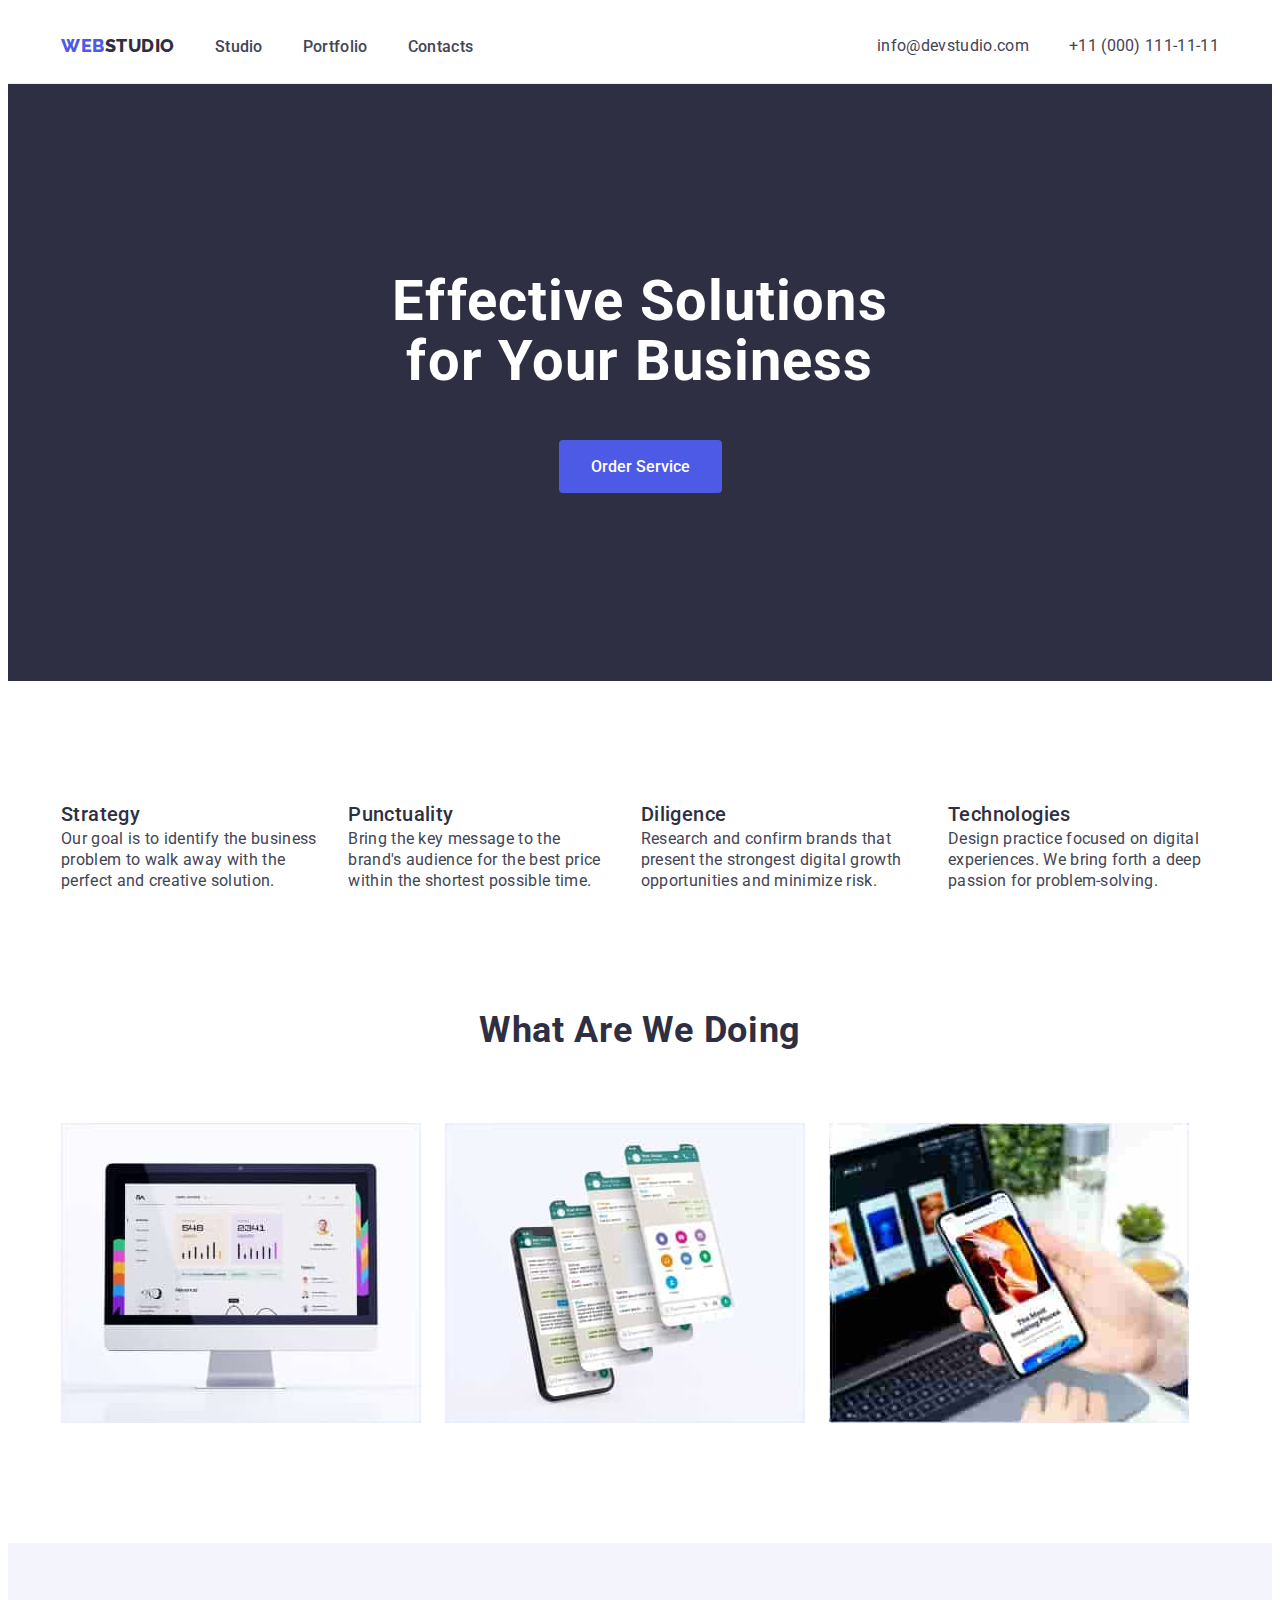
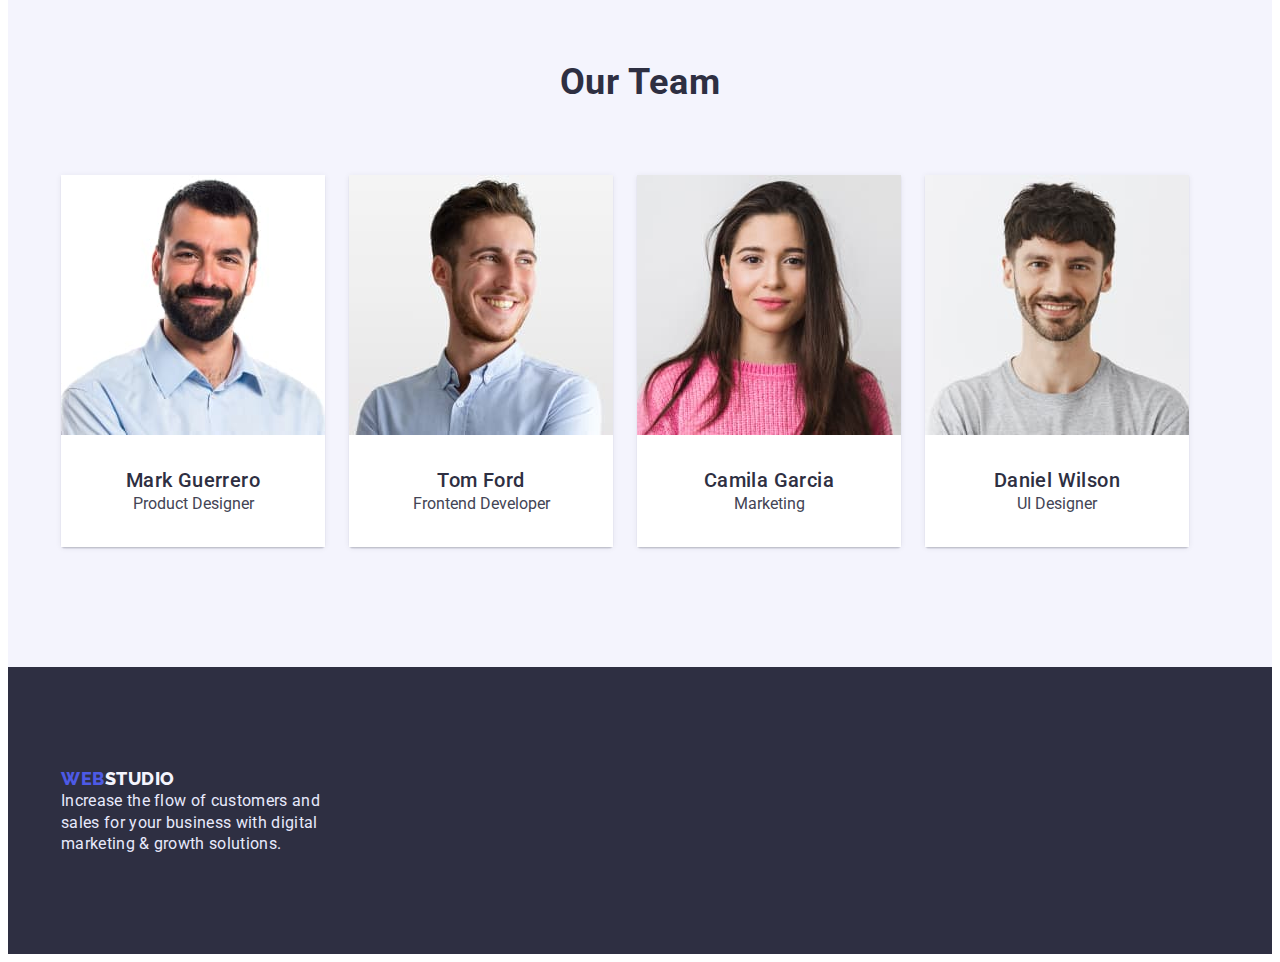
<file: index.html>
<!DOCTYPE html>
<html lang="en">
  <head>
    <meta charset="UTF-8" />
    <meta http-equiv="X-UA-Compatible" content="IE=edge" />
    <meta name="viewport" content="width=device-width, initial-scale=1.0" />
    <title>WebStudio</title>
    <link
      rel="stylesheet"
      href="https://cdnjs.cloudflare.com/ajax/libs/modern-normalize/1.1.0/modern-normalize.min.css"
      integrity="sha512-wpPYUAdjBVSE4KJnH1VR1HeZfpl1ub8YT/NKx4PuQ5NmX2tKuGu6U/JRp5y+Y8XG2tV+wKQpNHVUX03MfMFn9Q=="
      crossorigin="anonymous"
      referrerpolicy="no-referrer"
    />
    <link rel="stylesheet" href="./css/styles.css" />
    <link rel="preconnect" href="https://fonts.googleapis.com" />
    <link rel="preconnect" href="https://fonts.gstatic.com" crossorigin />
    <link
      href="https://fonts.googleapis.com/css2?family=Roboto:wght@400;500;700;900&display=swap"
      rel="stylesheet"
    />
    <link rel="preconnect" href="https://fonts.googleapis.com" />
    <link rel="preconnect" href="https://fonts.gstatic.com" crossorigin />
    <link
      href="https://fonts.googleapis.com/css2?family=Raleway:wght@800&family=Roboto:wght@400;500;700;900&display=swap"
      rel="stylesheet"
    />
  </head>
  <body>
    <header>
      <div class="conteanir">
        <nav class="site-nav">
          <a href="./index.html" class="logo primary link">
            <span class="logo-style">WEB</span>STUDIO</a
          >
          <ul class="site-nav-link list-markers">
            <li><a href="studio.html" class="list-text">Studio</a></li>
            <li><a href="portfolio.html" class="list-text">Portfolio</a></li>
            <li><a href="portfolio.html" class="list-text">Contacts</a></li>
          </ul>
        </nav>
        <address class="address">
          <ul class="auth-nav-link list-markers">
            <li>
              <a href="mailto:info@devstudio.com" class="text-link"
                >info@devstudio.com</a
              >
            </li>
            <li>
              <a href="tel:+110001111111" class="text-link"
                >+11 (000) 111-11-11</a
              >
            </li>
          </ul>
        </address>
      </div>
    </header>
    <main>
      <!-- Section 1 -->
      <section class="section-one list-markers">
        <div class="conteanir">
          <h1 class="list-title-one">Effective Solutions for Your Business</h1>
          <button type="button" class="button-one">Order Service</button>
        </div>
      </section>
      <!-- Sektion 2 -->
      <section class="section-two">
        <div class="conteanir">
          <ul class="list-markers list-professions">
            <li>
              <h3 class="list-title-studio">Strategy</h3>
              <p class="list-text-studio">
                Our goal is to identify the business problem to walk away with
                the perfect and creative solution.
              </p>
            </li>
            <li>
              <h3 class="list-title-studio">Punctuality</h3>
              <p class="list-text-studio">
                Bring the key message to the brand's audience for the best price
                within the shortest possible time.
              </p>
            </li>
            <li>
              <h3 class="list-title-studio">Diligence</h3>
              <p class="list-text-studio">
                Research and confirm brands that present the strongest digital
                growth opportunities and minimize risk.
              </p>
            </li>
            <li>
              <h3 class="list-title-studio">Technologies</h3>
              <p class="list-text-studio">
                Design practice focused on digital experiences. We bring forth a
                deep passion for problem-solving.
              </p>
            </li>
          </ul>
        </div>
      </section>
      <!-- Sektion 3 -->
      <section class="section-three">
        <div class="conteanir">
          <h2 class="title-What">What are we doing</h2>
          <ul class="list-markers photo-one">
            <li>
              <img src="./images/img-11.jpg" alt="Rectengle-one" width="360" />
            </li>
            <li class="Rectengle-two">
              <img src="./images/img-21.jpg" alt="Rectengle-two" width="360" />
            </li>
            <li class="Rectengle-three">
              <img
                src="./images/img-31.jpg"
                alt="Rectengle-three"
                width="360"
              />
            </li>
          </ul>
        </div>
      </section>
      <!-- Sektion 4 -->
      <section class="section-four">
        <div class="conteanir">
          <h2 class="title-Our">Our Team</h2>
          <ul class="list-markers section-img">
            <li class="professions">
              <img src="./images/img-1.jpg" alt="Man" width="264" />
              <div>
                <h3 class="list-title-our-team">Mark Guerrero</h3>
                <p class="list-text-our-team">Product Designer</p>
              </div>
            </li>
            <li class="professions">
              <img src="./images/img-2.jpg" alt="Man" width="264" />
              <div>
                <h3 class="list-title-our-team">Tom Ford</h3>
                <p class="list-text-our-team">Frontend Developer</p>
              </div>
            </li>
            <li class="professions">
              <img src="./images/img-3.jpg" alt="Woman" width="264" />
              <div>
                <h3 class="list-title-our-team">Camila Garcia</h3>
                <p class="list-text-our-team">Marketing</p>
              </div>
            </li>
            <li class="professions">
              <img src="./images/img-4.jpg" alt="Man" width="264" />
              <div>
                <h3 class="list-title-our-team">Daniel Wilson</h3>
                <p class="list-text-our-team">UI Designer</p>
              </div>
            </li>
          </ul>
        </div>
      </section>
    </main>
    <footer class="footer">
      <div class="conteanir">
        <a href="./index.html" class="logo secondary link">
          <span class="logo-primary-link">WEB</span>STUDIO</a
        >
        <p class="text-footer">
          Increase the flow of customers and sales for your business with
          digital marketing & growth solutions.
        </p>
      </div>
    </footer>
  </body>
</html>
</file>
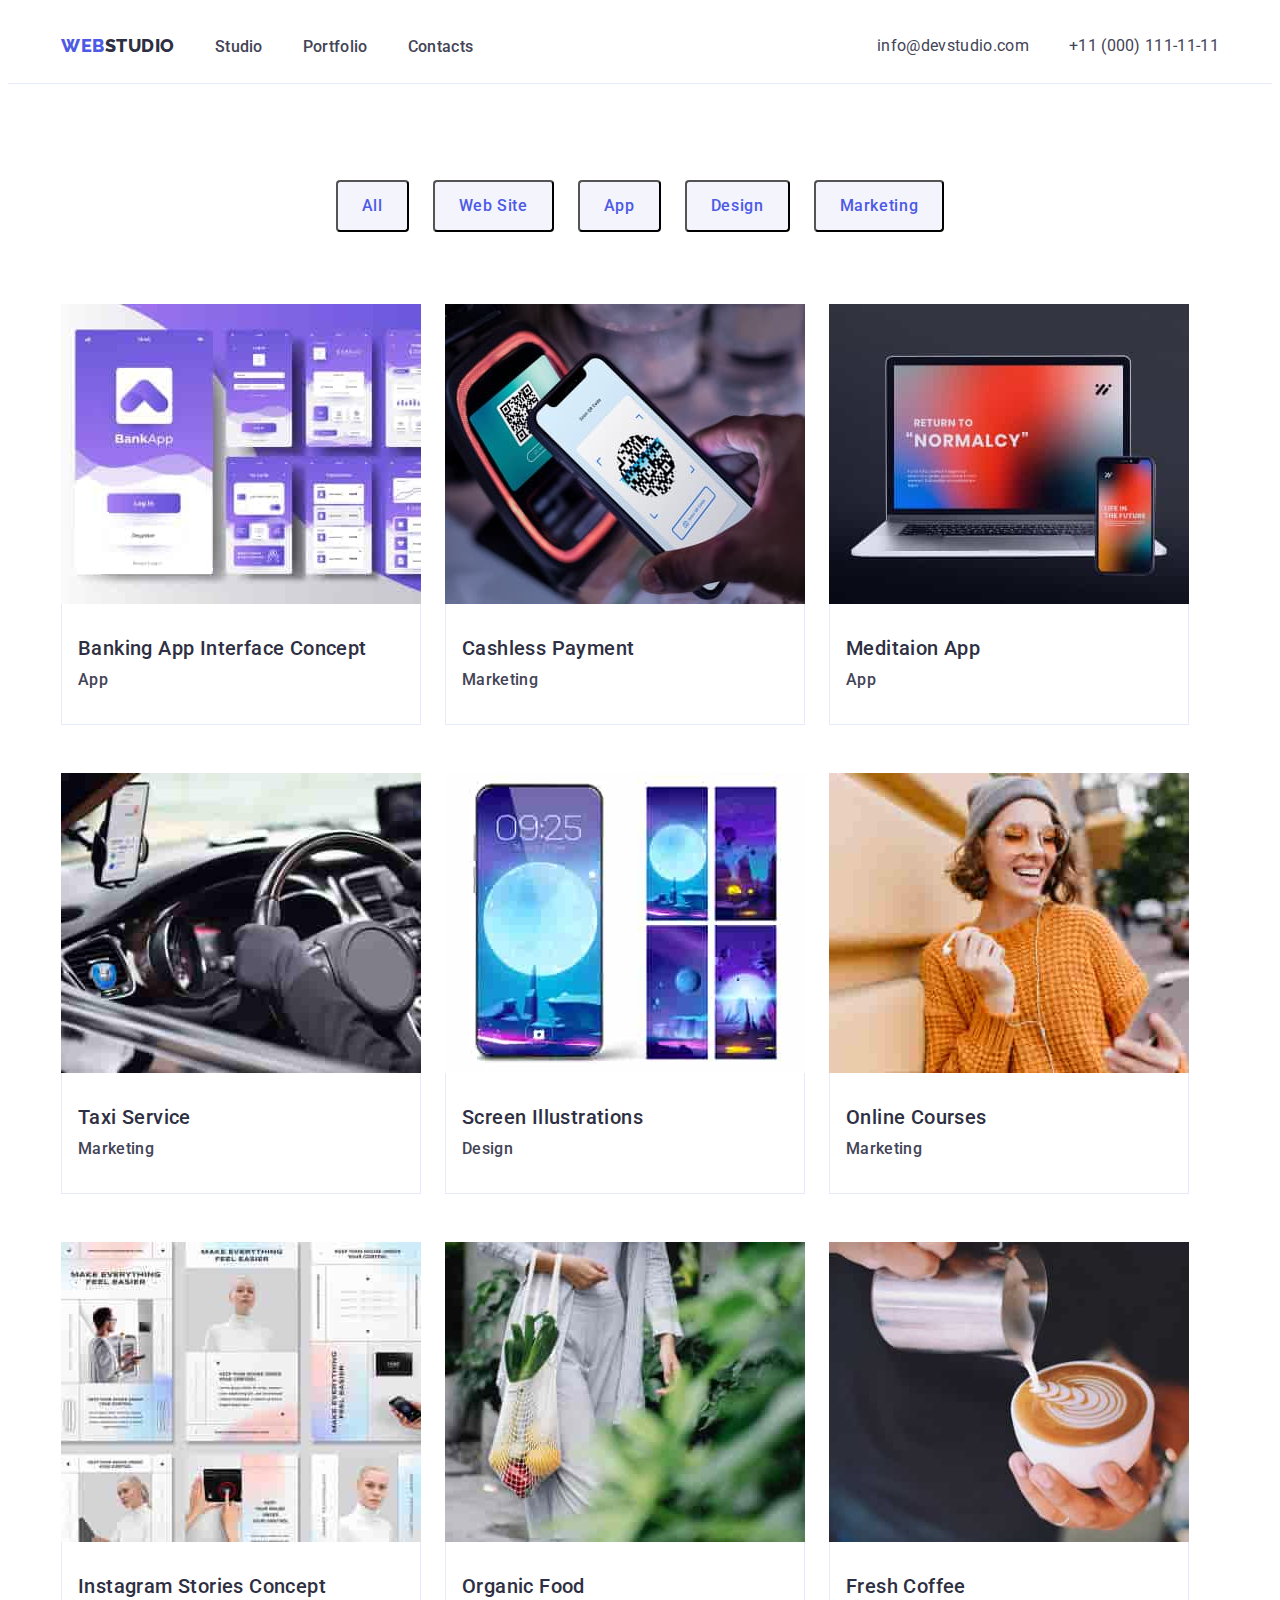
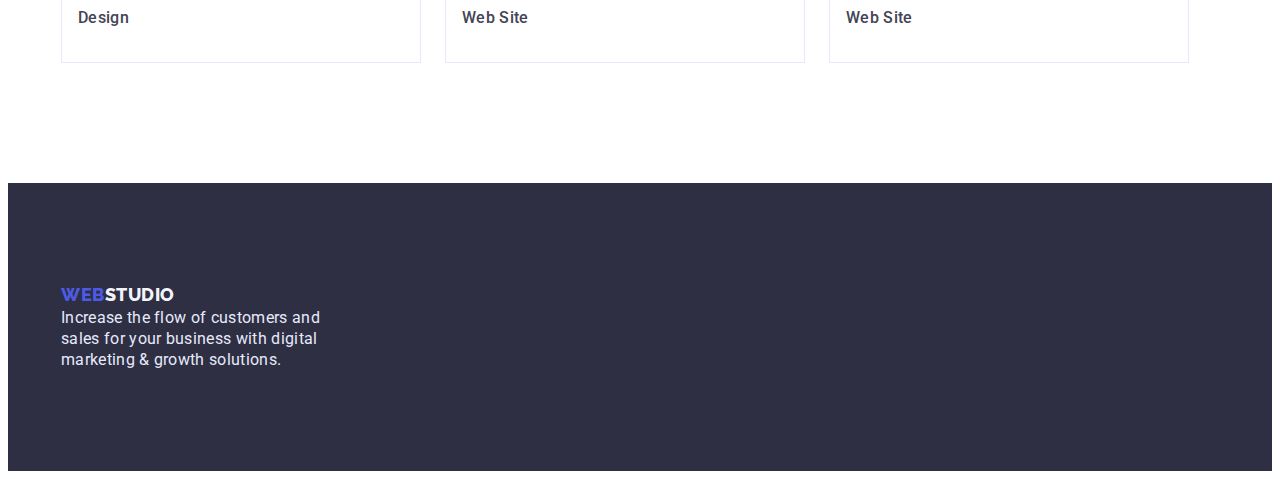
<file: portfolio.html>
<!DOCTYPE html>
<html lang="en">
  <head>
    <meta charset="UTF-8" />
    <meta http-equiv="X-UA-Compatible" content="IE=edge" />
    <meta name="viewport" content="width=device-width, initial-scale=1.0" />
    <title>Portfolio</title>
    <link
      rel="stylesheet"
      href="https://cdnjs.cloudflare.com/ajax/libs/modern-normalize/1.1.0/modern-normalize.min.css"
      integrity="sha512-wpPYUAdjBVSE4KJnH1VR1HeZfpl1ub8YT/NKx4PuQ5NmX2tKuGu6U/JRp5y+Y8XG2tV+wKQpNHVUX03MfMFn9Q=="
      crossorigin="anonymous"
      referrerpolicy="no-referrer"
    />
    <link rel="stylesheet" href="./css/styles.css" />
    <link rel="preconnect" href="https://fonts.googleapis.com" />
    <link rel="preconnect" href="https://fonts.gstatic.com" crossorigin />
    <link
      href="https://fonts.googleapis.com/css2?family=Roboto:wght@400;500;700;900&display=swap"
      rel="stylesheet"
    />
    <link rel="preconnect" href="https://fonts.googleapis.com" />
    <link rel="preconnect" href="https://fonts.gstatic.com" crossorigin />
    <link
      href="https://fonts.googleapis.com/css2?family=Raleway:wght@800&family=Roboto:wght@400;500;700;900&display=swap"
      rel="stylesheet"
    />
  </head>
  <body>
    <header>
      <div class="conteanir">
        <nav class="site-nav">
          <a href="./index.html" class="logo primary link">
            <span class="logo-style">WEB</span>STUDIO</a
          >
          <ul class="site-nav-link list-markers">
            <li><a href="index.html" class="list-text">Studio</a></li>
            <li><a href="portfolio.html" class="list-text">Portfolio</a></li>
            <li><a href="index.html" class="list-text">Contacts</a></li>
          </ul>
        </nav>
        <address class="address">
          <ul class="auth-nav-link list-markers">
            <li>
              <a href="mailto:info@devstudio.com" class="text-link"
                >info@devstudio.com</a
              >
            </li>
            <li>
              <a href="tel:+110001111111" class="text-link"
                >+11 (000) 111-11-11</a
              >
            </li>
          </ul>
        </address>
      </div>
    </header>
    <main>
      <section class="section-portfolio">
        <div class="conteanir">
          <h1 class="visually-hidden">Hidden text</h1>
          <ul class="list-markers button-filter">
            <li><button type="button" class="button-text">All</button></li>
            <li>
              <button type="button" class="button-text">Web Site</button>
            </li>
            <li><button type="button" class="button-text">App</button></li>
            <li><button type="button" class="button-text">Design</button></li>
            <li>
              <button type="button" class="button-text">Marketing</button>
            </li>
          </ul>
          <ul class="section-img list-markers">
            <li>
              <a class="card-link" href="#">
                <img
                  src="./images/img-1p.jpg"
                  alt="Project-Card-1"
                  width="360"
                />
                <div class="text">
                  <h3 class="list-title">Banking App Interface Concept</h3>
                  <p class="list-text">App</p>
                </div>
              </a>
            </li>
            <li>
              <a class="card-link" href="#">
                <img
                  src="./images/img-2p.jpg"
                  alt="Project-Card-2"
                  width="360"
                />
                <div class="text">
                  <h3 class="list-title">Cashless Payment</h3>
                  <p class="list-text">Marketing</p>
                </div>
              </a>
            </li>
            <li>
              <a class="card-link" href="#"
                ><img
                  src="./images/img-3p.jpg"
                  alt="Project-Card-3"
                  width="360"
                />
                <div class="text">
                  <h3 class="list-title">Meditaion App</h3>
                  <p class="list-text">App</p>
                </div></a
              >
            </li>
            <li>
              <a class="card-link" href="#"
                ><img
                  src="./images/img-5p.jpg"
                  alt="Project-Card-1"
                  width="360"
                />
                <div class="text">
                  <h3 class="list-title">Taxi Service</h3>
                  <p class="list-text">Marketing</p>
                </div></a
              >
            </li>
            <li>
              <a class="card-link" href="#"
                ><img
                  src="./images/img-6p.jpg"
                  alt="Project-Card-2"
                  width="360"
                />
                <div class="text">
                  <h3 class="list-title">Screen Illustrations</h3>
                  <p class="list-text">Design</p>
                </div></a
              >
            </li>
            <li>
              <a class="card-link" href="#"
                ><img
                  src="./images/img-7p.jpg"
                  alt="Project-Card-3"
                  width="360"
                />
                <div class="text">
                  <h3 class="list-title">Online Courses</h3>
                  <p class="list-text">Marketing</p>
                </div></a
              >
            </li>
            <li>
              <a class="card-link" href="#"
                ><img
                  src="./images/img-8p.jpg"
                  alt="Project-Card-1"
                  width="360"
                />
                <div class="text">
                  <h3 class="list-title">Instagram Stories Concept</h3>
                  <p class="list-text">Design</p>
                </div></a
              >
            </li>
            <li>
              <a class="card-link" href="#"
                ><img
                  src="./images/img-9p.jpg"
                  alt="Project-Card-2"
                  width="360"
                />
                <div class="text">
                  <h3 class="list-title">Organic Food</h3>
                  <p class="list-text">Web Site</p>
                </div></a
              >
            </li>
            <li>
              <a class="card-link" href="#"
                ><img
                  src="./images/img-10p.jpg"
                  alt="Project-Card-3"
                  width="360"
                />
                <div class="text">
                  <h3 class="list-title">Fresh Coffee</h3>
                  <p class="list-text">Web Site</p>
                </div></a
              >
            </li>
          </ul>
        </div>
      </section>
    </main>
    <footer class="footer">
      <div class="conteanir">
        <a href="./index.html" class="logo secondary link">
          <span class="logo-primary-link">WEB</span>STUDIO</a
        >
        <p class="text-footer">
          Increase the flow of customers and sales for your business with
          digital marketing & growth solutions.
        </p>
      </div>
    </footer>
  </body>
</html>
</file>
<file: css/styles.css>
:root {
  --iris: #4d5ae5;
  --navyblue: #2e2f42;
  --cloud: #f4f4fd;
  --Silver: #c0c0c0;
  --slate: #434455;
  --cornflower: #e7e9fc;
  --white: #ffffff;
}
h1,
h2,
h3,
h4,
h5,
h6,
p {
  margin: 0;
}
ul {
  margin: 0;
  padding: 0;
}
.primary {
  color: var(--navyblue);
}
.secondary {
  color: var(--cloud);
}
.site-nav-link :hover,
.site-nav-link :focus {
  color: var(--iris);
}
cursor {
  pointer-events: painted;
}
.auth-nav-link :hover,
.auth-nav-link :focus {
  color: var(--iris);
}
.button-text:hover,
.button-text:focus {
  color: var(--white);
  background: #404bbf;
  border-color: #404bbf;
}
.button-one:hover,
.button-one:focus {
  background: #404bbf;
}
.section-one {
  background: var(--navyblue);
  padding-top: 188px;
  padding-bottom: 188px;
}
.address {
  margin-left: auto;
}
.section-two {
  padding-top: 120px;
  padding-bottom: 120px;
}
.section-three {
  padding-bottom: 120px;
}
.section-four {
  background: var(--cloud);
  padding-top: 120px;
  padding-bottom: 120px;
}
.section-img {
  display: flex;
  column-gap: 24px;
  flex-wrap: wrap;
  margin-top: 72px;
  row-gap: 48px;
}
.section-portfolio {
  padding-top: 96px;
  padding-bottom: 120px;
}
.text {
  background: #ffffff;
  border: 1px solid #e7e9fc;
  padding-top: 32px;
  padding-bottom: 32px;
  border-top: none;
  padding-left: 16px;
}
.list-professions {
  display: flex;
  gap: 24px;
}
.professions {
  box-shadow: 0px 1px 6px rgba(46, 47, 66, 0.08),
    0px 1px 1px rgba(46, 47, 66, 0.16), 0px 2px 1px rgba(46, 47, 66, 0.08);
  border-radius: 0px 0px 4px 4px;
}
.list-markers {
  list-style-type: none;
}
.footer {
  background: var(--navyblue);
  padding-top: 100px;
  padding-bottom: 100px;
}
.logo-primary-link {
  color: var(--cloud);
}
.logo-secondary-link {
  color: var(--iris);
}
body {
  font-family: "Roboto", sans-serif;
  color: var(--Silver);
  background: var(--white);
}
img {
  display: block;
}
header {
  border-bottom: 1px solid #e7e9fc;
}
.conteanir {
  width: 1158px;
  padding: 0 15px;
  margin: 0 auto;
}
header .conteanir {
  display: flex;
  align-items: center;
}
.site-nav {
  display: flex;
  gap: 40px;
  margin: 24px 0;
  background: var(--white);
}
.logo-style {
  font-family: "Raleway";
  font-style: normal;
  font-weight: 800;
  font-size: 18px;
  line-height: 1.33;
  align-items: center;
  letter-spacing: 0.03em;
  text-transform: uppercase;
  color: var(--iris);
  flex: none;
  order: 0;
  flex-grow: 0;
}
.logo {
  font-family: "Raleway";
  font-style: normal;
  font-weight: 800;
  font-size: 18px;
  line-height: 1.33;
  display: flex;
  align-items: center;
  letter-spacing: 0.03em;
  text-transform: uppercase;
  text-decoration: none;
}
.site-nav-link {
  font-family: "Roboto";
  font-style: normal;
  width: 261px;
  font-weight: 500;
  font-size: 20px;
  line-height: 1.33;
  display: flex;
  text-align: center;
  gap: 40px;
}
.auth-nav-link {
  font-family: "Roboto";
  font-style: normal;
  font-weight: 500;
  font-size: 16px;
  line-height: 1.33;
  display: flex;
  gap: 40px;
}
.text-link {
  font-family: inherit;
  font-style: normal;
  font-weight: 400;
  font-size: 16px;
  line-height: 1.33;
  letter-spacing: 0.02em;
  color: var(--slate);
  text-decoration: none;
}
.list-title-one {
  font-weight: 700;
  font-size: 56px;
  line-height: 1.07;
  letter-spacing: 0.02em;
  color: var(--white);
  text-align: center;
  width: 496px;
  margin: 0px auto;
  margin-bottom: 48px;
}
.title-What {
  font-weight: 700;
  font-size: 36px;
  line-height: 1.1;
  letter-spacing: 0.02em;
  text-transform: capitalize;
  color: var(--navyblue);
  text-align: center;
  margin-bottom: 72px;
}
.photo-one {
  flex-grow: 0;
  display: flex;
  gap: 24px;
  margin-top: 72px;
}
.title-Our {
  font-weight: 700;
  font-size: 36px;
  line-height: 1.1;
  letter-spacing: 0.02em;
  color: var(--navyblue);
  text-align: center;
}
.list-title-our-team {
  font-weight: 500;
  font-size: 20px;
  line-height: 1.33;
  letter-spacing: 0.02em;
  text-align: center;
  color: var(--navyblue);
  background: var(--white);
  padding-top: 32px;
}
.list-text-our-team {
  font-weight: 400;
  font-size: 16px;
  line-height: 1.33;
  color: var(--slate);
  display: flex;
  justify-content: center;
  background: var(--white);
  padding: 0px 0px 32px;
}
.button-filter {
  align-items: flex-start;
  justify-content: center;
  display: flex;
  flex-direction: row;
  justify-content: center;
  align-items: center;
  border-radius: 4px;
  flex: none;
  order: 1;
  flex-grow: 0;
  gap: 24px;
  margin-bottom: 72px;
}
.button-text {
  font-family: "Roboto";
  font-style: normal;
  font-weight: 500;
  font-size: 16px;
  line-height: 1.5;
  display: flex;
  align-items: center;
  text-align: center;
  letter-spacing: 0.04em;
  padding: 12px 24px;
  color: #4d5ae5;
  background: #f4f4fd;
  cursor: pointer;
  border-radius: 4px;
}
.button-one {
  font-family: "Roboto";
  font-weight: 500;
  font-size: 16px;
  line-height: 1.33;
  padding: 16px 32px;
  color: var(--white);
  background: var(--iris);
  margin: 0 auto;
  display: block;
  border-radius: 4px;
  border: none;
}
.visually-hidden {
  position: absolute;
  width: 1px;
  height: 1px;
  margin: -1px;
  border: 0;
  white-space: nowrap;
  clip-path: inset(100%);
  clip: rect(0 0 0 0);
  overflow: hidden;
}
.list-title-studio {
  font-weight: 500;
  font-size: 20px;
  line-height: 1.33;
  color: var(--navyblue);
  letter-spacing: 0.02em;
}
.list-text-studio {
  font-weight: 400;
  font-size: 16px;
  line-height: 1.33;
  letter-spacing: 0.02em;
  color: var(--slate);
}
.list-title {
  font-family: "Roboto";
  font-style: normal;
  font-weight: 500;
  font-size: 20px;
  line-height: 24px;
  letter-spacing: 0.02em;
  color: #2e2f42;
  flex: none;
  order: 0;
  flex-grow: 0;
  margin-bottom: 8px;
}
.list-text {
  font-family: "Roboto";
  font-style: normal;
  font-weight: 500;
  font-size: 16px;
  line-height: 24px;
  letter-spacing: 0.02em;
  color: #434455;
  flex: none;
  order: 1;
  flex-grow: 0;
  text-decoration: none;
}
.card-link {
  text-decoration: none;
  display: block;
}
.text-footer {
  line-height: 1.33;
  letter-spacing: 0.02em;
  color: var(--cornflower);
  width: 264px;
}
.logo-footer {
  font-family: inherit;
  font-style: normal;
  font-weight: 800;
  font-size: 18px;
  line-height: 1.33;
  letter-spacing: 0.03em;
  color: var(--cloud);
  flex-direction: row;
  text-decoration: none;
}
.logo-primary-link {
  font-family: "Raleway", sans-serif;
  font-style: normal;
  font-weight: 800;
  font-size: 18px;
  line-height: 21px;
  letter-spacing: 0.03em;
  text-transform: uppercase;
  color: var(--iris);
}
</file>
